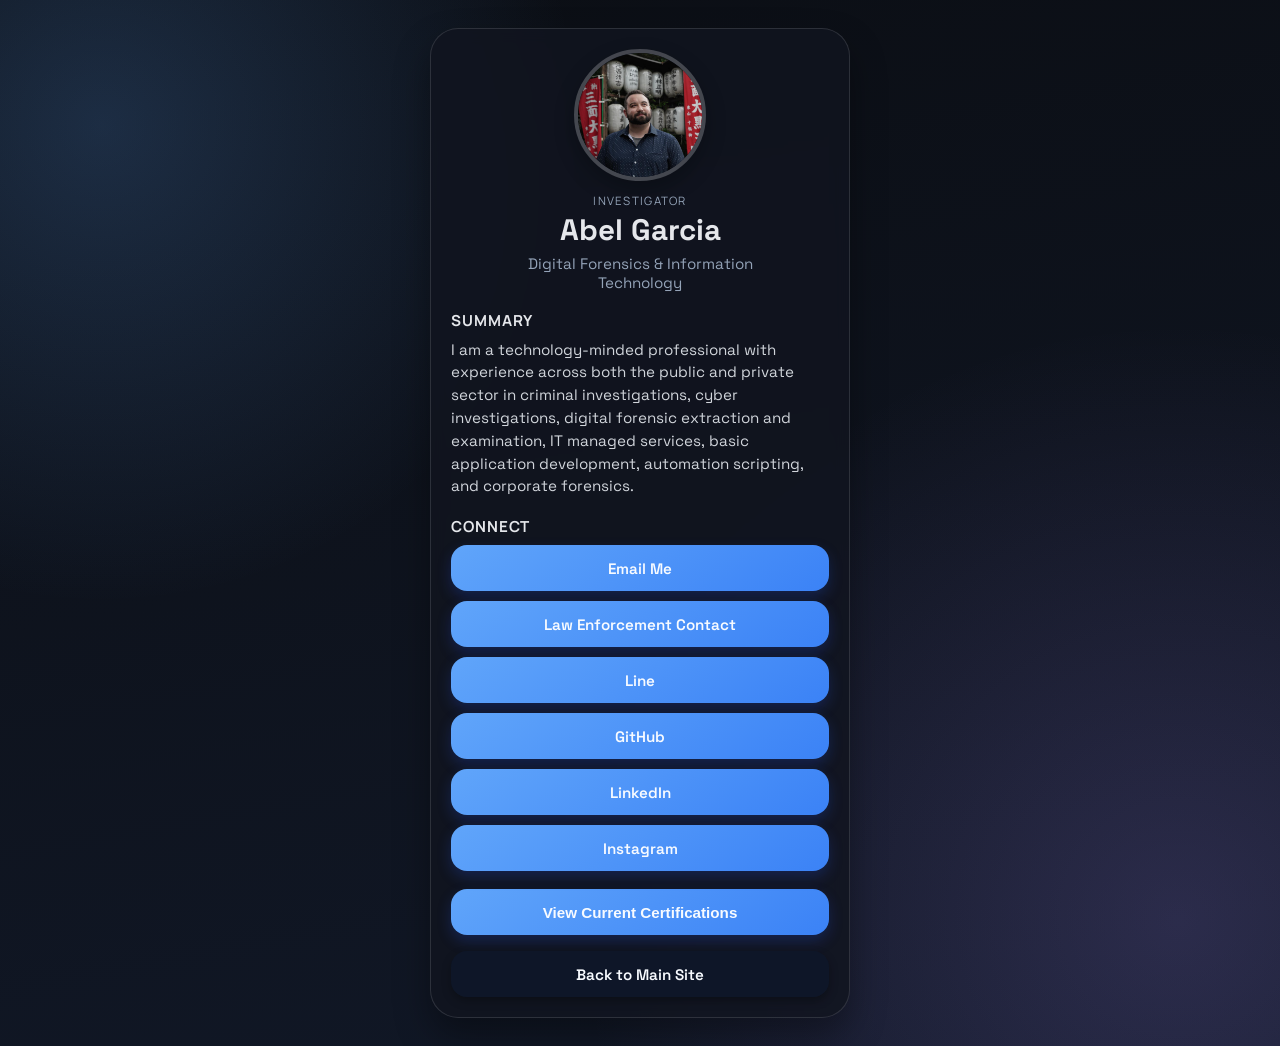
<file: card/index.html>
<!doctype html>
<html lang="en">
<head>
  <meta charset="utf-8" />
  <meta name="viewport" content="width=device-width, initial-scale=1, viewport-fit=cover" />
  <title>Abel Garcia | Digital Card</title>
  <meta name="description" content="Mobile-first digital business card for Abel Garcia." />
  <link rel="preconnect" href="https://fonts.googleapis.com" />
  <link rel="preconnect" href="https://fonts.gstatic.com" crossorigin />
  <link href="https://fonts.googleapis.com/css2?family=Space+Grotesk:wght@400;500;600;700&family=Manrope:wght@500;700;800&display=swap" rel="stylesheet" />
  <link rel="stylesheet" href="card.css" />
</head>
<body>
  <main class="card-shell" aria-labelledby="card-name">
    <section class="card-panel">
      <header class="profile">
        <div class="photo-wrap">
          <img id="card-photo" src="" alt="Portrait of Abel Garcia" loading="eager" />
        </div>
        <div class="identity">
          <p class="eyebrow">Investigator</p>
          <h1 id="card-name">Abel Garcia</h1>
          <p class="title" id="card-tagline">Digital Forensics & Information Technology</p>
        </div>
      </header>

      <section class="summary" aria-labelledby="summary-heading">
        <h2 id="summary-heading">Summary</h2>
        <p id="card-summary">Loading profile summary...</p>
      </section>

      <section class="actions" aria-label="Contact and social links">
        <h2>Connect</h2>
        <div id="action-buttons" class="action-grid"></div>
      </section>

      <section class="certifications" aria-labelledby="cert-heading">
        <button type="button" class="cert-toggle" id="cert-toggle" aria-expanded="false" aria-controls="cert-list">
          View Current Certifications
        </button>
        <div id="cert-list" class="cert-list" hidden></div>
      </section>

      <footer class="footer">
        <a href="/" class="home-link" aria-label="Back to main site">Back to Main Site</a>
      </footer>
    </section>
  </main>

  <script src="card.js" defer></script>
</body>
</html>
</file>
<file: card/card.css>
:root {
  --bg-top: #0b0e14;
  --bg-bottom: #111827;
  --ink: #e5e7eb;
  --ink-muted: #94a3b8;
  --panel: rgba(17, 21, 32, 0.84);
  --panel-stroke: rgba(255, 255, 255, 0.12);
  --accent: #60a5fa;
  --accent-strong: #3b82f6;
  --shadow: 0 18px 35px rgba(0, 0, 0, 0.35);
  --radius-xl: 28px;
  --radius-lg: 16px;
}

* {
  box-sizing: border-box;
}

html,
body {
  min-height: 100%;
}

body {
  margin: 0;
  color: var(--ink);
  font-family: "Space Grotesk", "Segoe UI", sans-serif;
  background:
    radial-gradient(circle at 8% 12%, rgba(96, 165, 250, 0.2), transparent 32%),
    radial-gradient(circle at 92% 88%, rgba(167, 139, 250, 0.18), transparent 40%),
    linear-gradient(170deg, var(--bg-top), var(--bg-bottom));
  padding: 18px 14px 20px;
}

.card-shell {
  margin: 0 auto;
  width: min(100%, 420px);
}

.card-panel {
  background: var(--panel);
  border: 1px solid var(--panel-stroke);
  border-radius: var(--radius-xl);
  box-shadow: var(--shadow);
  padding: 18px;
  backdrop-filter: blur(8px);
}

.profile {
  text-align: center;
}

.photo-wrap {
  width: 132px;
  aspect-ratio: 1 / 1;
  margin: 0 auto 12px;
  border-radius: 999px;
  overflow: hidden;
  border: 4px solid rgba(255, 255, 255, 0.22);
  box-shadow: 0 8px 20px rgba(0, 0, 0, 0.28);
}

.photo-wrap img {
  width: 100%;
  height: 100%;
  object-fit: cover;
}

.eyebrow {
  margin: 0;
  font-family: "Manrope", "Segoe UI", sans-serif;
  text-transform: uppercase;
  letter-spacing: 0.11em;
  font-size: 0.72rem;
  color: var(--ink-muted);
}

.identity h1 {
  margin: 6px 0 0;
  font-size: 1.85rem;
  line-height: 1.1;
}

.title {
  margin: 7px auto 0;
  color: var(--ink-muted);
  font-size: 0.95rem;
  max-width: 30ch;
}

.summary,
.actions,
.certifications {
  margin-top: 18px;
}

.summary h2,
.actions h2 {
  margin: 0 0 8px;
  font-family: "Manrope", "Segoe UI", sans-serif;
  font-size: 0.95rem;
  text-transform: uppercase;
  letter-spacing: 0.06em;
}

.summary p {
  margin: 0;
  line-height: 1.5;
  font-size: 0.95rem;
  color: #d1d5db;
}

.action-grid {
  display: grid;
  grid-template-columns: 1fr;
  gap: 10px;
}

.action-btn,
.cert-toggle,
.home-link {
  display: flex;
  align-items: center;
  justify-content: center;
  width: 100%;
  min-height: 46px;
  border-radius: var(--radius-lg);
  border: 0;
  text-decoration: none;
  color: #f8fbff;
  background: linear-gradient(145deg, var(--accent), var(--accent-strong));
  box-shadow: 0 6px 14px rgba(30, 64, 175, 0.32);
  font-size: 0.95rem;
  font-weight: 600;
  padding: 10px 14px;
  transition: transform 0.16s ease, box-shadow 0.16s ease, filter 0.16s ease;
}

.action-btn:hover,
.cert-toggle:hover,
.home-link:hover {
  transform: translateY(-1px);
  filter: brightness(1.02);
  box-shadow: 0 9px 16px rgba(30, 64, 175, 0.36);
}

.action-btn:focus-visible,
.cert-toggle:focus-visible,
.home-link:focus-visible {
  outline: 3px solid rgba(125, 211, 252, 0.5);
  outline-offset: 2px;
}

.cert-toggle {
  cursor: pointer;
}

.cert-list {
  margin-top: 10px;
  padding: 12px;
  border-radius: var(--radius-lg);
  background: rgba(255, 255, 255, 0.04);
  border: 1px solid rgba(255, 255, 255, 0.12);
}

.cert-list ul {
  margin: 0;
  padding: 0;
  list-style: none;
  display: grid;
  gap: 8px;
}

.cert-list li {
  border-radius: 12px;
  background: rgba(96, 165, 250, 0.12);
  border: 1px solid rgba(96, 165, 250, 0.24);
  padding: 9px 10px;
  font-size: 0.9rem;
  color: #e2e8f0;
}

.footer {
  margin-top: 16px;
}

.home-link {
  background: rgba(15, 23, 42, 0.92);
  box-shadow: 0 4px 10px rgba(0, 0, 0, 0.3);
}

@media (min-width: 500px) {
  body {
    padding-top: 28px;
    padding-bottom: 28px;
  }

  .card-panel {
    padding: 20px;
  }
}
</file>
